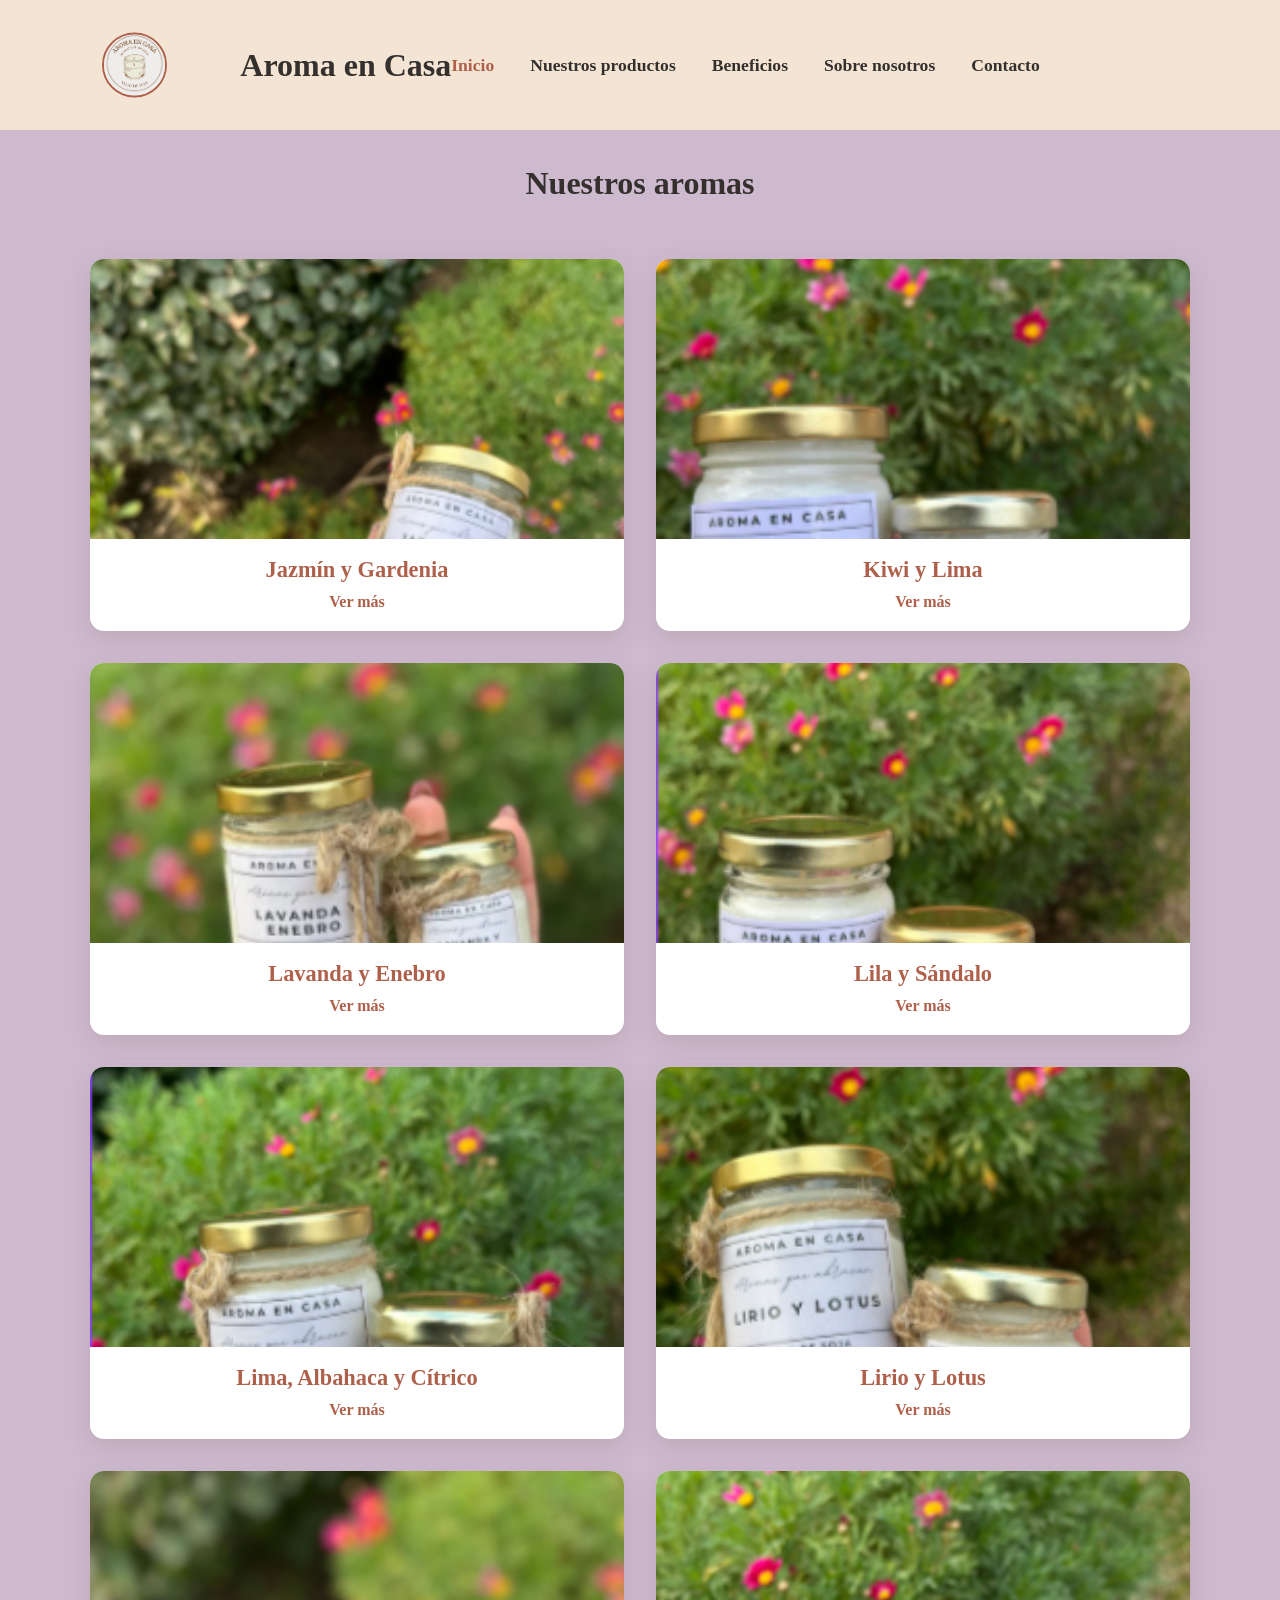
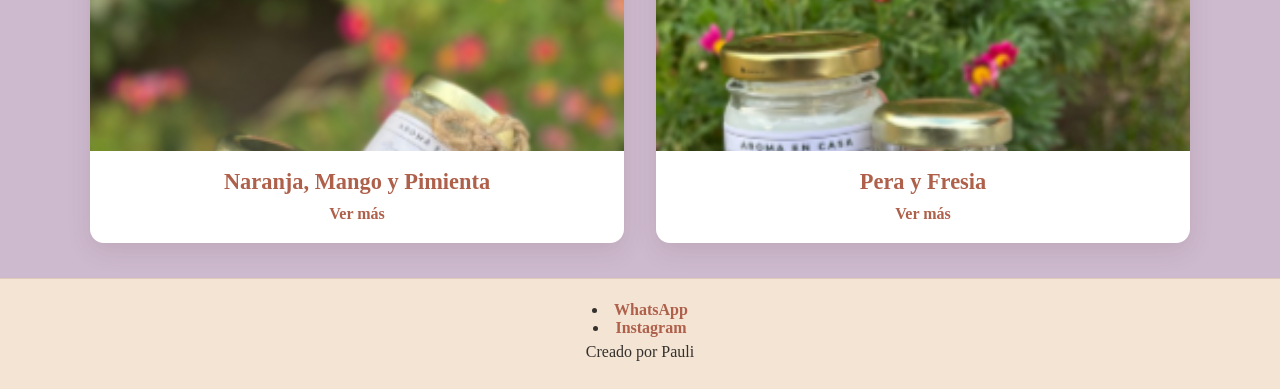
<file: Pre-entregas/index.html>
<!DOCTYPE html>
<html lang="es">
<head>
    <meta charset="UTF-8">
    <meta name="viewport" content="width=device-width, initial-scale=1.0">
    <title>Aroma en Casa</title>
    <link rel="stylesheet" href="styles/styles.css">
</head>

<body>
    <header class="encabezado">
        <a class="logo" href="index.html">
           <img src="Imagenes/logo.jpeg" alt="Logo de Aroma en Casa">
        </a>

           <h1 class="visualmente-oculto">Aroma en Casa</h1>

        <nav aria-label="Navegación principal">
           <ul>
             <li><a href="index.html" aria-current="page">Inicio</a></li>
             <li><a href="pages/productos.html">Nuestros productos</a></li>
             <li><a href="pages/beneficios.html">Beneficios</a></li>
             <li><a href="pages/sobrenosotros.html">Sobre nosotros</a></li>
             <li><a href="pages/contacto.html">Contacto</a></li>
            </ul>
        </nav>
    </header>

    <main>
        <section class="productos-grid">
            <h2 id="titulo-aromas">Nuestros aromas</h2>

            <article>
                <img src="Imagenes/jazmingardenia.png" alt="Aroma Jazmín y Gardenia">
                <h3>Jazmín y Gardenia</h3>
                <a href="pages/productos.html#jazmingardenia">Ver más</a>
            </article>

            <article>
                <img src="Imagenes/kiwilima.png" alt="Aroma Kiwi y Lima">
                <h3>Kiwi y Lima</h3>
                <a href="pages/productos.html#kiwilima">Ver más</a>
            </article>

            <article>
                <img src="Imagenes/lavanda.png" alt="Aroma Lavanda y Enebro">
                <h3>Lavanda y Enebro</h3>
                <a href="pages/productos.html#lavandayenebro">Ver más</a>
            </article>

            <article>
                <img src="Imagenes/lilasandalo.png" alt="Aroma Lila y Sándalo">
                <h3>Lila y Sándalo</h3>
                <a href="pages/productos.htmllilaysandalo">Ver más</a>
            </article>

            <article>
                <img src="Imagenes/lima.png" alt="Aroma Lima, Albahaca y Cítrico">
                <h3>Lima, Albahaca y Cítrico</h3>
                <a href="pages/productos.html#limacitrico">Ver más</a>
            </article>

            <article>
                <img src="Imagenes/liriolotus.png" alt="Aroma Lirio y Lotus">
                <h3>Lirio y Lotus</h3>
                <a href="pages/productos.html#liriolotus">Ver más</a>
            </article>

            <article>
                <img src="Imagenes/narajamango.png" alt="Aroma Naranja, Mango y Pimienta">
                <h3>Naranja, Mango y Pimienta</h3>
                <a href="pages/productos.html#naranjamango">Ver más</a>
            </article>

            <article>
                <img src="Imagenes/perafressia.png" alt="Aroma Pera y Fresia">
                <h3>Pera y Fresia</h3>
                <a href="pages/productos.html#perafresia">Ver más</a>
            </article>
        </section>
    </main>

    <footer>
        <section aria-labelledby="redes">

            <li>
                <a href="https://wa.me/542645242174" target="_blank">
                     WhatsApp
                </a>
            </li>   

            <li>
                <a href="https://www.instagram.com/_aromaencasa?igsh=bGc2ZWNsZWpwanVx" target="_blank">
                    Instagram
                </a>
            </li>





        </section>
       
        <p>Creado por Pauli</p>
    </footer>
</body>
</html>
</file>
<file: Pre-entregas/styles/styles.css>
/*general */

* {
    margin: 0;
    padding: 0;
    box-sizing: border-box;
}

body {
    min-height: 100vh;
    display: flex;
    flex-direction: column;
    background-color: #cebacf;
    color: #34302d;
    font-family: Georgia, "Times New Roman", serif;
}

main {
    flex: 1;
    width: min(1100px, 92%);
    margin: 0 auto;
    padding: 35px 0;
}

main h2 {
    margin-bottom: 25px;
    color: #34302d;
    font-size: 2rem;
}


/* encabezado y nav */

.encabezado {
    position: relative;
    display: flex;
    align-items: center;
    justify-content: center;
    min-height: 130px;
    padding: 20px 8%;
    background-color: #f3e4d4;
}

.logo {
    position: absolute;
    top: 50%;
    left: 8%;
    transform: translateY(-50%);
}

.logo img {
    display: block;
    width: 65px;
    height: 65px;
    max-width: 65px;
    object-fit: cover;
    border: 2px solid #ae604b;
    border-radius: 50%;
}

.encabezado nav ul {
    display: flex;
    justify-content: center;
    gap: 36px;
    list-style: none;
}

.encabezado nav a {
    color: #34302d;
    font-size: 1.1rem;
    font-weight: bold;
    text-decoration: none;
}

.encabezado nav a:hover,
.encabezado nav a[aria-current="page"] {
    color: #ae604b;
}



/*info velitas */

.productos-grid,
section[aria-labelledby="titulo-productos"] {
    display: grid;
    grid-template-columns: repeat(2, minmax(0, 1fr));
    gap: 32px;
}

.productos-grid > h2,
section[aria-labelledby="titulo-productos"] > h2 {
    grid-column: 1 / -1;
    text-align: center;
}

.productos-grid article,
section[aria-labelledby="titulo-productos"] article {
    overflow: hidden;
    background-color: #ffffff;
    border-radius: 14px;
    box-shadow: 0 8px 24px rgba(70, 45, 32, 0.12);
    text-align: center;
    transition: transform 0.3s ease;
}

.productos-grid article:hover,
section[aria-labelledby="titulo-productos"] article:hover {
    transform: translateY(-7px);
}

.productos-grid article img,
section[aria-labelledby="titulo-productos"] article img {
    display: block;
    width: 100%;
    height: 280px;
    object-fit: cover;
}

.productos-grid article h3,
section[aria-labelledby="titulo-productos"] article h3 {
    margin: 18px 12px 10px;
    color: #ae604b;
    font-size: 1.4rem;
}

.productos-grid article p,
section[aria-labelledby="titulo-productos"] article p {
    padding: 0 20px 15px;
}

.productos-grid article a,
section[aria-labelledby="titulo-productos"] article a {
    display: inline-block;
    margin: 0 0 20px;
    color: #ae604b;
    font-weight: bold;
    text-decoration: none;
}

.productos-grid article a:hover,
section[aria-labelledby="titulo-productos"] article a:hover {
    text-decoration: underline;
}


/* beneficios, sobre nnosotros */

.pagina-informativa {
    display: flex;
    align-items: center;
    justify-content: center;
    padding: 55px 0;
}

.contenedor-info {
    width: min(750px, 100%);
}

.contenedor-info h2 {
    margin-bottom: 18px;
    color: #34302d;
    font-size: 2.3rem;
    text-align: center;
}

.introduccion {
    margin-bottom: 25px;
    color: #4e4542;
    font-size: 1.15rem;
    line-height: 1.7;
    text-align: center;
}

.tarjeta-info {
    padding: 30px;
    background-color: #fffaf3;
    border-left: 6px solid #ae604b;
    border-radius: 12px;
    box-shadow: 0 8px 24px rgba(70, 45, 32, 0.18);
}

.tarjeta-info h3 {
    margin-bottom: 18px;
    color: #ae604b;
    font-size: 1.5rem;
}

.tarjeta-info p {
    line-height: 1.7;
}

.lista-beneficios {
    display: grid;
    grid-template-columns: repeat(2, 1fr);
    gap: 14px;
    list-style: none;
}

.lista-beneficios li {
    padding: 15px;
    background-color: #f3e4d4;
    border-radius: 8px;
    font-weight: bold;
}

.lista-beneficios li::before {
    content: "✓ ";
    color: #ae604b;
}


/* fotos */

figure {
    margin: 20px 0;
}

figure img {
    display: block;
    width: 100%;
    max-width: 500px;
    margin: auto;
    border-radius: 12px;
}

figcaption {
    margin-top: 8px;
    font-size: 0.9rem;
    text-align: center;
}


/* formulario */

form {
    display: grid;
    gap: 18px;
    max-width: 650px;
    padding: 25px;
    background-color: #ffffff;
    border-radius: 12px;
}

form div {
    display: grid;
    gap: 7px;
}

label {
    font-weight: bold;
}

input,
textarea {
    width: 100%;
    padding: 12px;
    border: 1px solid #ae604b;
    border-radius: 6px;
    font: inherit;
}

input:focus,
textarea:focus {
    outline: 2px solid #ae604b;
    outline-offset: 2px;
}

button {
    width: fit-content;
    padding: 12px 24px;
    border: none;
    border-radius: 6px;
    background-color: #ae604b;
    color: #ffffff;
    cursor: pointer;
    font: inherit;
    font-weight: bold;
}

button:hover {
    background-color: #8f4c3b;
}


/* foter */

footer {
    margin-top: auto;
    padding: 22px 8%;
    background-color: #f3e4d4;
    color: #34302d;
    text-align: center;
    border-top: 1px solid #dfcbb9;
}

footer h2,
footer p {
    margin: 6px 0;
}

footer ul {
    display: flex;
    justify-content: center;
    gap: 20px;
    margin: 10px 0;
    list-style: none;
}

footer a {
    color: #ae604b;
    font-weight: bold;
    text-decoration: none;
}

footer a:hover {
    text-decoration: underline;
}
</file>
